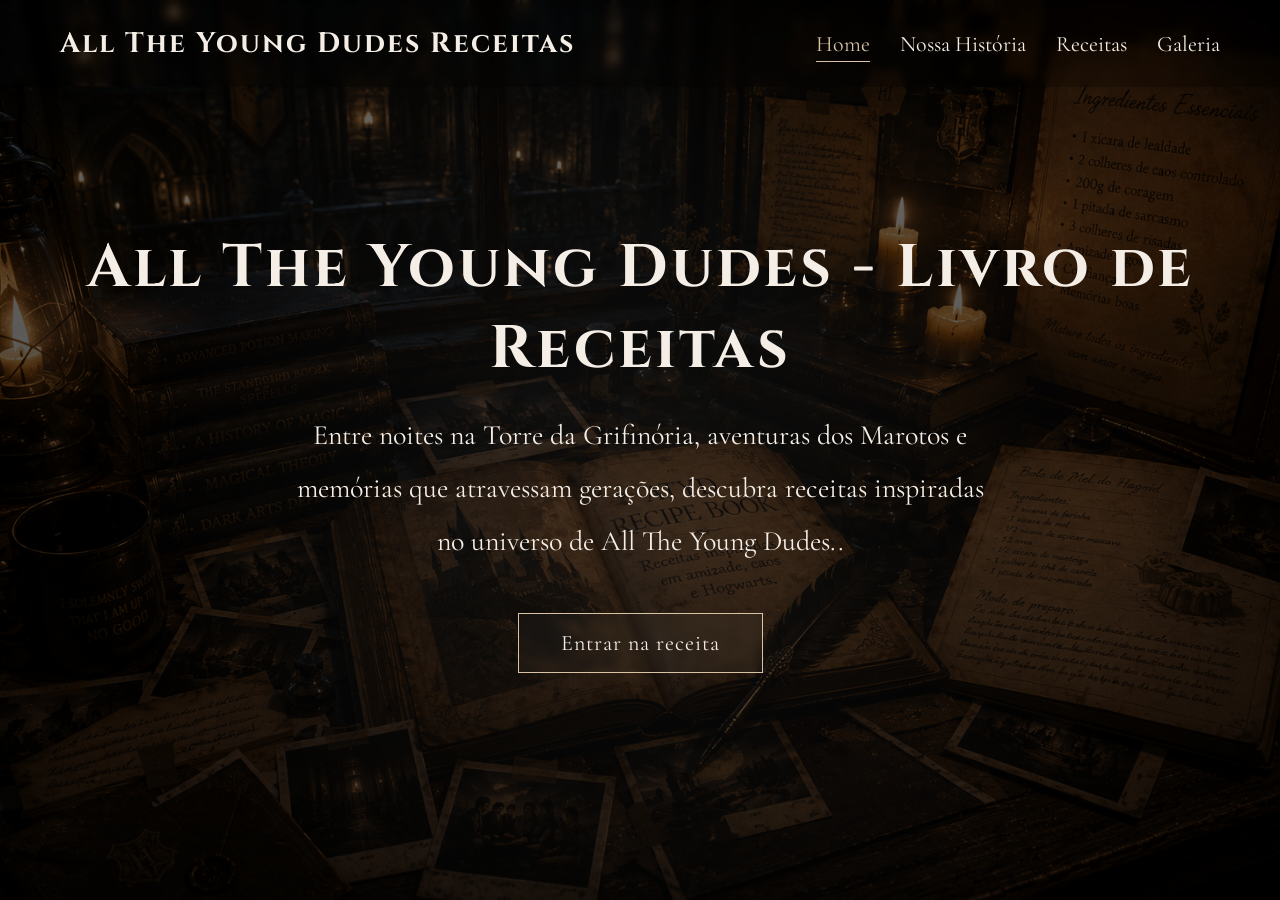
<file: index.html>
<!DOCTYPE html>
<html lang="pt-br">
<head>
    <meta charset="UTF-8">
    <meta name="viewport" content="width=device-width, initial-scale=1.0">
    <title>Receitas de All The Young Dudes</title>
    <link rel="stylesheet" href="style.css">
    <link rel="preconnect" href="https://fonts.googleapis.com">
    <link rel="preconnect" href="https://fonts.gstatic.com" crossorigin>
    <link href="https://fonts.googleapis.com/css2?family=Cinzel:wght@400;600&family=Cormorant+Garamond:wght@300;400;500&display=swap" rel="stylesheet">
</head>
<body>
     <!-- HEADER -->
    <header>

        <h1>All The Young Dudes Receitas</h1>

        <nav>
            <a href="index.html">Home</a>
            <a href="historia.html">Nossa História</a>
            <a href="receitas.html">Receitas</a>
            <a href="galeria.html">Galeria</a>
        </nav>
    </header>
    <main class="hero">
        <div class="overlay"></div>
        <section class="conteudo-hero">
            <h2>All The Young Dudes - Livro de Receitas</h2>
            <p>
                Entre noites na Torre da Grifinória,
                aventuras dos Marotos e memórias que atravessam gerações,
                descubra receitas inspiradas no universo de All The Young Dudes..
            </p>
            <a href="historia.html" class="botao">
                Entrar na receita
            </a>
        </section>
    </main>
<script src="script.js"></script>
</body>
</html>
</file>
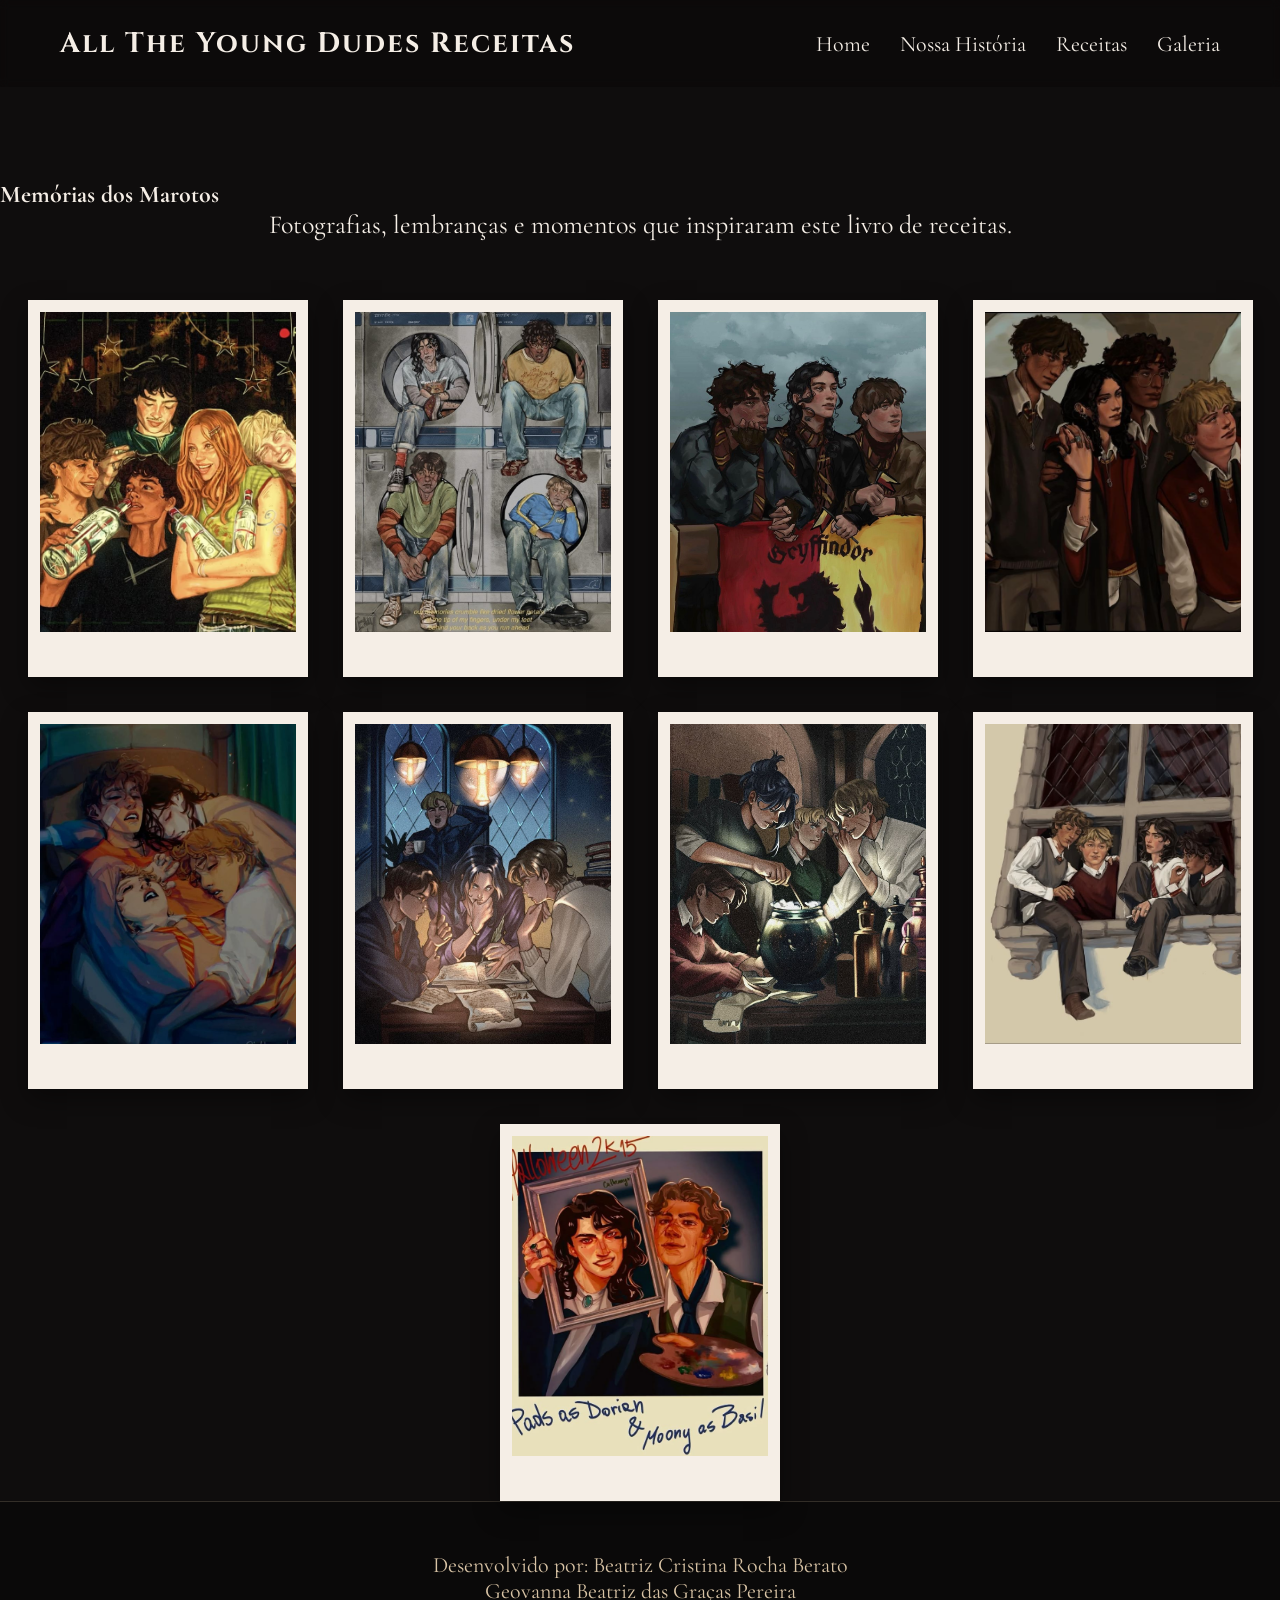
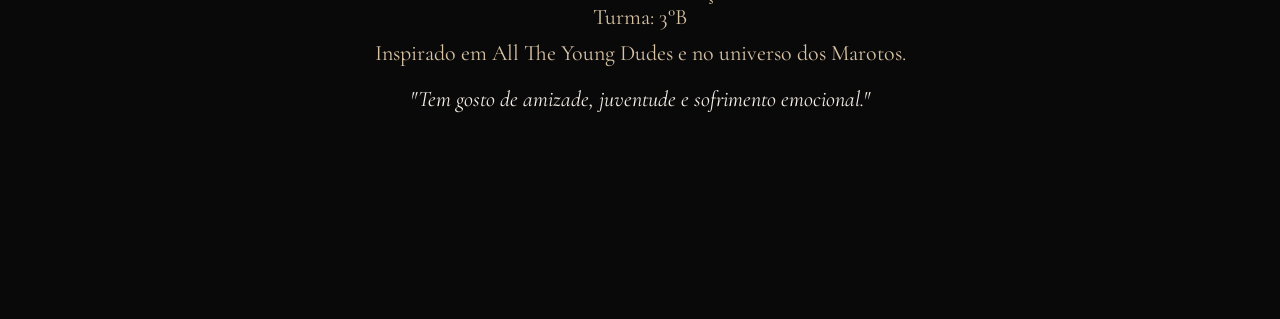
<file: galeria.html>
<!DOCTYPE html>
<html lang="pt-br">
<head>
    <meta charset="UTF-8">
    <meta name="viewport" content="width=device-width, initial-scale=1.0">
    <title>Receitas de All The Young Dudes</title>
    <link rel="stylesheet" href="style.css">
    <link rel="preconnect" href="https://fonts.googleapis.com">
    <link rel="preconnect" href="https://fonts.gstatic.com" crossorigin>
    <link href="https://fonts.googleapis.com/css2?family=Cinzel:wght@400;600&family=Cormorant+Garamond:wght@300;400;500&display=swap" rel="stylesheet">
</head>
<body>
    <header>

        <h1>All The Young Dudes Receitas</h1>
    
        <nav>
            <a href="index.html">Home</a>
            <a href="historia.html">Nossa História</a>
            <a href="receitas.html">Receitas</a>
            <a href="galeria.html">Galeria</a>
        </nav>
    
    </header>
    
    <section class="galeria">
    
        <h2>Memórias dos Marotos</h2>
    
        <p class="subtitulo">
            Fotografias, lembranças e momentos que inspiraram este livro de receitas.
        </p>
    
        <div class="mural">
    
            <div class="polaroid">
                <img src="img/foto1.jpeg" alt="Foto dos Marotos">
            </div>
    
            <div class="polaroid">
                <img src="img/foto2.jpeg" alt="Foto dos Marotos">
            </div>
    
            <div class="polaroid">
                <img src="img/foto3.jpeg" alt="Foto dos Marotos">
            </div>
    
            <div class="polaroid">
                <img src="img/foto4.jpeg" alt="Foto dos Marotos">
            </div>
    
            <div class="polaroid">
                <img src="img/foto5.jpeg" alt="Foto dos Marotos">
            </div>
    
            <div class="polaroid">
                <img src="img/foto6.jpeg" alt="Foto dos Marotos">
            </div>
    
            <div class="polaroid">
                <img src="img/foto7.jpeg" alt="Foto dos Marotos">
            </div>

            <div class="polaroid">
                <img src="img/foto8.jpeg" alt="Foto dos Marotos">
            </div>

            <div class="polaroid">
                <img src="img/foto9.jpeg" alt="Foto dos Marotos">
            </div>
        </div>
    
    </section>
    <footer>
        <p>Desenvolvido por: Beatriz Cristina Rocha Berato
        <br>Geovanna Beatriz das Graças Pereira
        <br>Turma: 3°B
        </p>
        <p>Inspirado em All The Young Dudes e no universo dos Marotos.</p>
        <p class="frase-final">
            "Tem gosto de amizade, juventude e sofrimento emocional."
        </p>
        <iframe
        style="border-radius:12px"
        src="https://open.spotify.com/embed/playlist/SEU_ID"
        width="100%"
        height="152"
        frameborder="0"
        allowfullscreen=""
        allow="autoplay; clipboard-write; encrypted-media; fullscreen; picture-in-picture">
    </iframe>
    </footer>
</body>
</html>
</file>
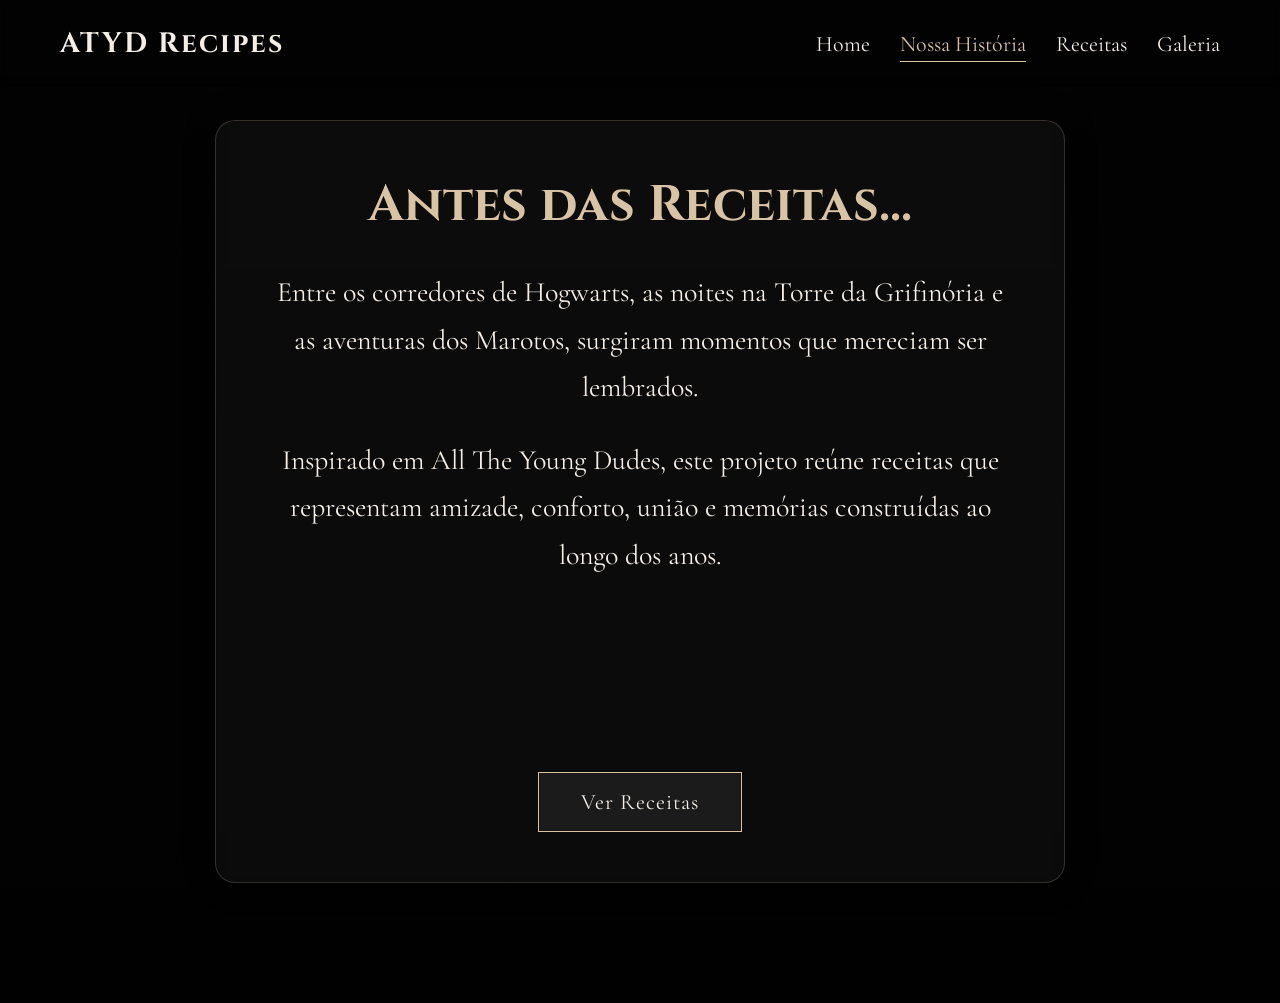
<file: historia.html>
<!DOCTYPE html>
<html lang="pt-br">
<head>
    <meta charset="UTF-8">
    <meta name="viewport" content="width=device-width, initial-scale=1.0">
    <title>Nossa História</title>
    <link rel="stylesheet" href="style.css">
    <link rel="preconnect" href="https://fonts.googleapis.com">
    <link rel="preconnect" href="https://fonts.gstatic.com" crossorigin>
    <link href="https://fonts.googleapis.com/css2?family=Cinzel:wght@400;600&family=Cormorant+Garamond:wght@300;400;500&display=swap" rel="stylesheet">
</head>

<body>
    <header>
        <h1>ATYD Recipes</h1>
        <nav>
            <a href="index.html">Home</a>
            <a href="historia.html">Nossa História</a>
            <a href="receitas.html">Receitas</a>
            <a href="galeria.html">Galeria</a>
        </nav>
    </header>
<section class="historia">
    <div class="caixa-historia">
        <h2>Antes das Receitas...</h2>
        <p>
            Entre os corredores de Hogwarts, as noites na Torre da Grifinória
            e as aventuras dos Marotos, surgiram momentos que mereciam ser
            lembrados.
        </p>
        <p>
            Inspirado em All The Young Dudes, este projeto reúne receitas
            que representam amizade, conforto, união e memórias construídas
            ao longo dos anos.
        </p>
        <p>
            Cada doce, bolo ou torta presente neste livro foi pensado para
            transmitir a sensação de estar reunido com pessoas importantes,
            compartilhando histórias e criando novas lembranças.
        </p>
        <a href="receitas.html" class="botao">
            Ver Receitas
        </a>
    </div>
</section>
<script src="script.js"></script> 
</body>
</html>
</file>
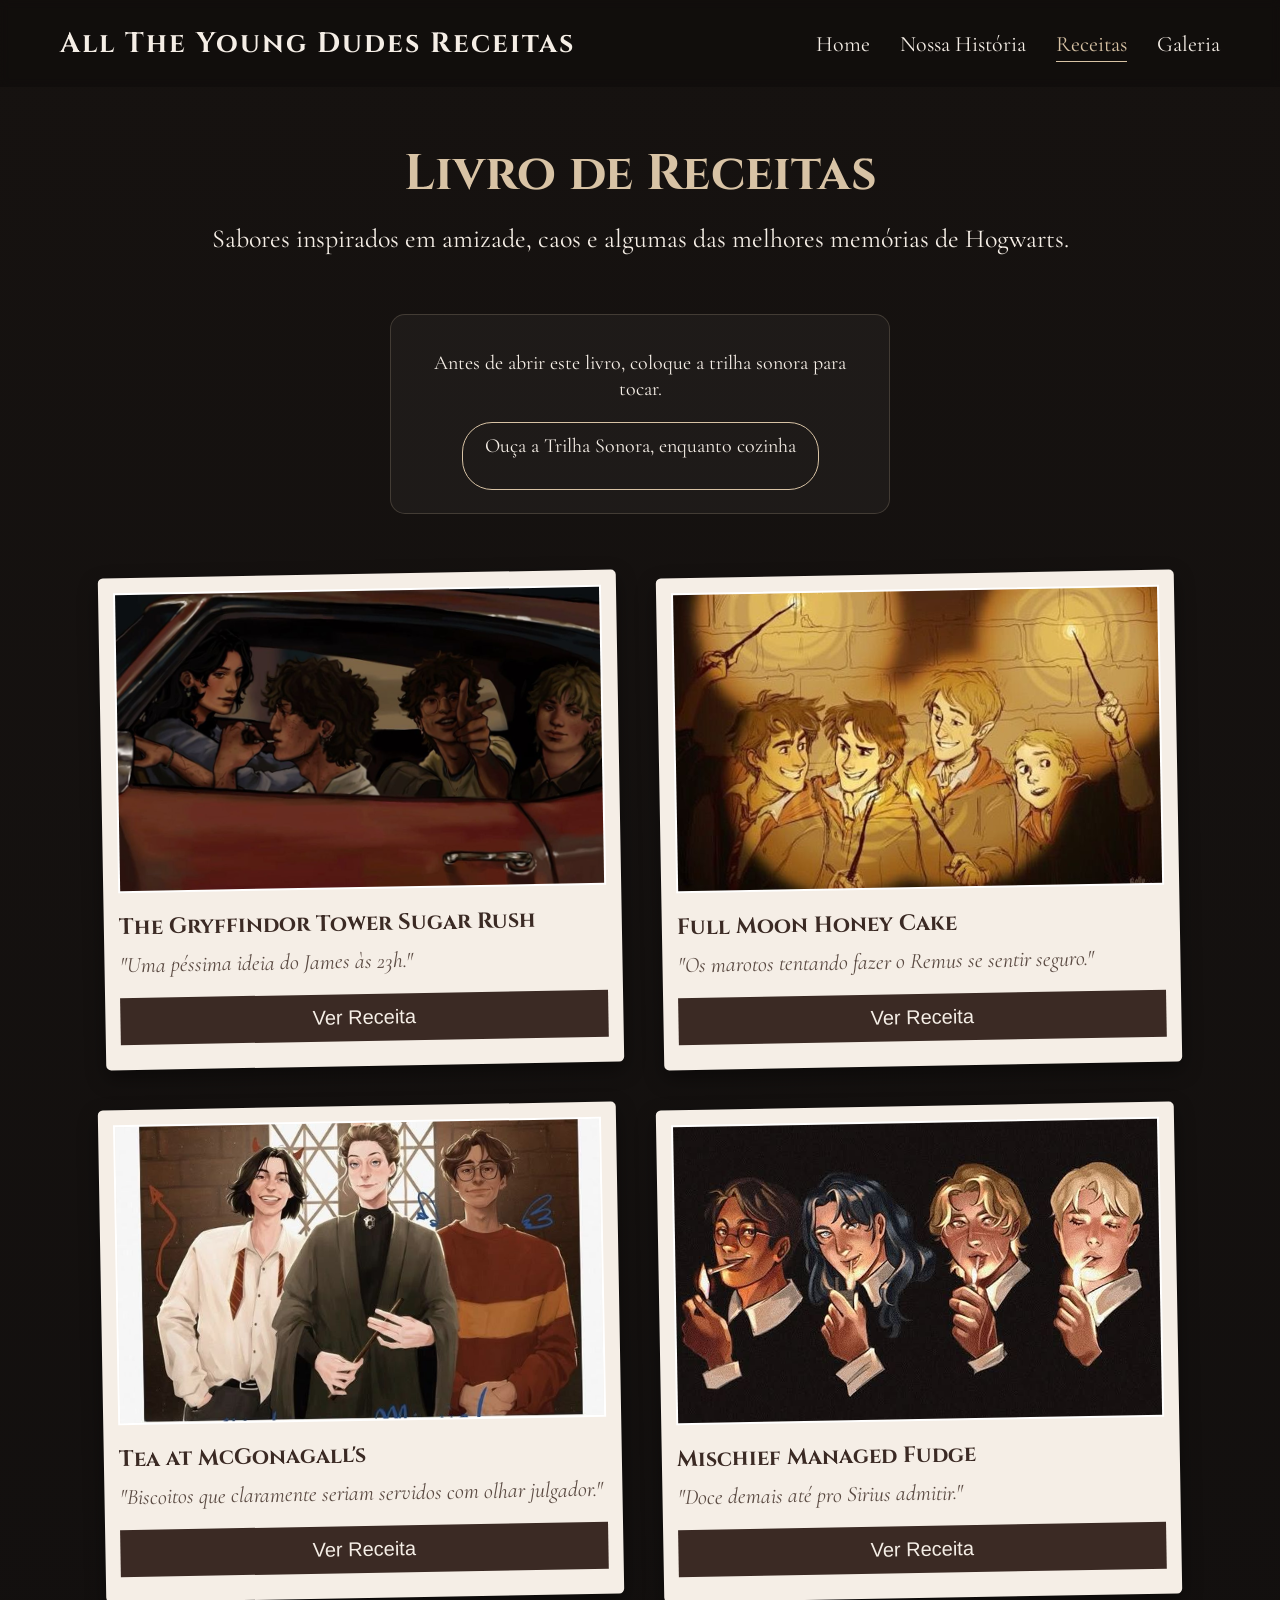
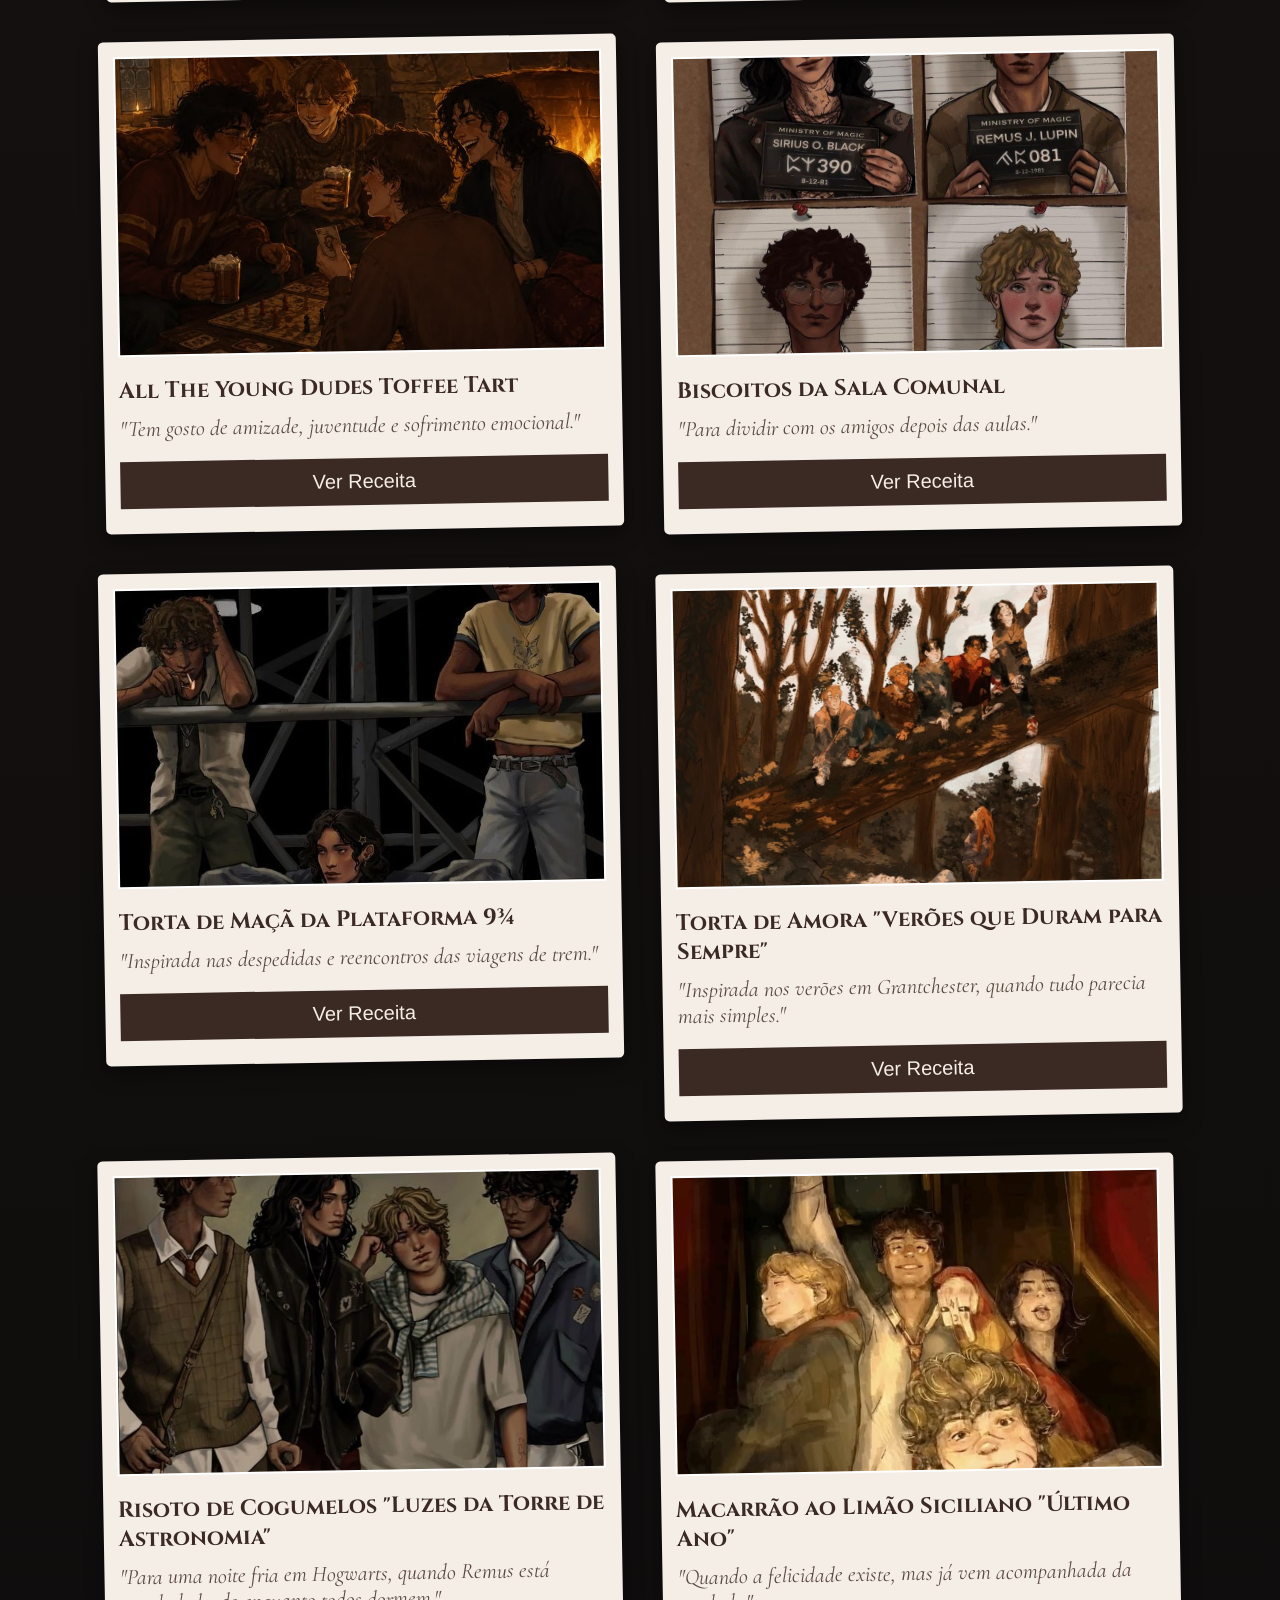
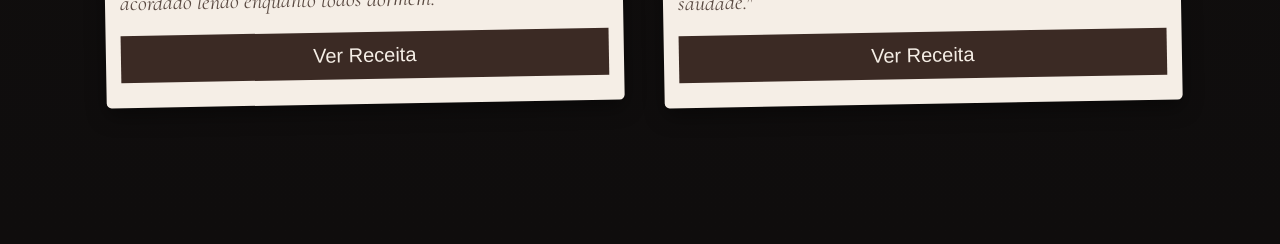
<file: receitas.html>
<!DOCTYPE html>
<html lang="pt-br">
<head>
    <meta charset="UTF-8">
    <meta name="viewport" content="width=device-width, initial-scale=1.0">
    <title>Receitas de All The Young Dudes</title>
    <link rel="stylesheet" href="style.css">
    <link rel="preconnect" href="https://fonts.googleapis.com">
    <link rel="preconnect" href="https://fonts.gstatic.com" crossorigin>
    <link href="https://fonts.googleapis.com/css2?family=Cinzel:wght@400;600&family=Cormorant+Garamond:wght@300;400;500&display=swap" rel="stylesheet">
</head>
<body>
    <header>
        <h1>All The Young Dudes Receitas</h1>
        <nav>
            <a href="index.html">Home</a>
            <a href="historia.html">Nossa História</a>
            <a href="receitas.html">Receitas</a>
            <a href="galeria.html">Galeria</a>
        </nav>
    </header>
    <section class="receitas">
        <h2>Livro de Receitas</h2>
        <p class="subtitulo">
            Sabores inspirados em amizade, caos e algumas das melhores memórias de Hogwarts.
        </p>
        <div class="musica">
            <p>
                Antes de abrir este livro, coloque a trilha sonora para tocar.
            </p>

            <a href="https://open.spotify.com/playlist/6PHLs5X5XIAQAIARsWIRyl?si=bc5cdb59e20149b5&flow_ctx=92a47f10-d50e-4b8b-abeb-cc88cc83bb73%3A1782446040&pt_success=1&nd=1&dlsi=dabda5231fe44011" target="_blank" class="spotify">

                <p>Ouça a Trilha Sonora, enquanto cozinha</p>

            </a>
        </div>
        <div class="cards">
            <div class="card">
                <img src="img/TheGryffindorTowerSugarRush.png" alt="The Gryffindor Tower Sugar Rush">
                <h3>The Gryffindor Tower Sugar Rush</h3>
                <p class="frase">
                    "Uma péssima ideia do James às 23h."
                </p>
                <button onclick="abrirReceita(this)">
                    Ver Receita
                </button>
                <div class="receita-escondida">
                    <h4>Ingredientes</h4>
                    <ul>
                        <li>1 xícara de farinha.</li>
                        <li>1/2 xícara de açúcar mascavo.</li>
                        <li>100 g de manteiga.</li>
                        <li>gotas de chocolate.</li>
                        <li>pedaços de caramelo.</li>
                        <li>marshmallows pequenos.</li>
                    </ul>
                    <h4>Modo de Preparo</h4>
                    <ol>
                        <li>Misture manteiga e açúcar.</li>
                        <li>Acrescente farinha até virar massa.</li>
                        <li>Coloque chocolate e caramelo.</li>
                        <li>Faça bolinhas grandes.</li>
                        <li>Asse por 12 minutos a 180 °C</li>
                        <li>Coloque marshmallows por cima ainda quente.</li>
                    </ol>
                </div>
            </div>
            <div class="card">
                <img src="img/FullMoonHoneyCake.png" alt="Full Moon Honey Cake">
                <h3>Full Moon Honey Cake</h3>
                <p class="frase">
                    "Os marotos tentando fazer o Remus se sentir seguro."
                </p>
                <button onclick="abrirReceita(this)">
                    Ver Receita
                </button>
                <div class="receita-escondida">
                    <h4>Ingredientes</h4>
                    <ul>
                        <li>2 ovos.</li>
                        <li>1/2 xícara de mel.</li>
                        <li>1/2 xícara de açúcar.</li>
                        <li>1/2 xícara de leite.</li>
                        <li>2 colheres de manteiga.</li>
                        <li>1 e 1/2 xícara de farinha.</li>
                        <li>canela.</li>
                        <li>noz-moscada.</li>
                        <li>fermento.</li>
                    </ul>
                    <h4>Modo de Preparo</h4>
                    <ol>
                        <li>Bata ovos, açúcar e mel.</li>
                        <li>Acrescente manteiga derretida e leite.</li>
                        <li>Adicione farinha e especiarias.</li>
                        <li>Misture fermento.</li>
                        <li>Asse por 35 minutos a 180 °C.</li>
                        <li>Finalize com mel por cima.</li>
                    </ol>
                </div>
            </div>
            <div class="card">
                <img src="img/TeaatMcGonagalls.png" alt="Tea at McGonagall's">
                <h3>Tea at McGonagall's</h3>
                <p class="frase">
                    "Biscoitos que claramente seriam servidos com olhar julgador."
                </p>
                <button onclick="abrirReceita(this)">
                    Ver Receita
                </button>
                <div class="receita-escondida">
                    <h4>Ingredientes</h4>
                    <ul>
                        <li>200 g de manteiga.</li>
                        <li>1/2 xícara de açúcar.</li>
                        <li>2 xícaras de farinha.</li>
                        <li>baunilha.</li>
                    </ul>
                    <h4>Modo de Preparo</h4>
                    <ol>
                        <li>Misture tudo até formar massa.</li>
                        <li>Abra com rolo.</li>
                        <li>Corte em retângulos.</li>
                        <li>Fure com garfo.</li>
                        <li>Asse por 20 minutos a 170 °C.</li>
                    </ol>
                </div>
            </div>
            <div class="card">
                <img src="img/MischiefManagedFudge.png" alt="Mischief Managed Fudge">
                <h3>Mischief Managed Fudge</h3>
                <p class="frase">
                    "Doce demais até pro Sirius admitir."
                </p>
                <button onclick="abrirReceita(this)">
                    Ver Receita
                </button>
                <div class="receita-escondida">
                    <h4>Ingredientes</h4>
                    <ul>
                        <li>1 lata de leite condensado.</li>
                        <li>200 g de chocolate meio amargo.</li>
                        <li>1 colher de manteiga.</li>
                        <li>pitada de sal.</li>
                        <li>nozes opcionais.</li>
                    </ul>
                    <h4>Modo de Preparo</h4>
                    <ol>
                        <li>Derreta tudo em fogo baixo.</li>
                        <li>Mexa até engrossar.</li>
                        <li>Coloque numa forma pequena.</li>
                        <li>Gele por 3 horas. </li>
                        <li>Corte em quadrados.</li>
                    </ol>
                </div>
            </div>
            <div class="card">
                <img src="img/AllTheYoungDudesToffeeTart.jpeg" alt="All The Young Dudes Toffee Tart">
                <h3> All The Young Dudes Toffee Tart</h3>
                <p class="frase">
                    "Tem gosto de amizade, juventude e sofrimento emocional."
                </p>
                <button onclick="abrirReceita(this)">
                    Ver Receita
                </button>
                <div class="receita-escondida">
                    <h4>Ingredientes</h4>
                    <ul>
                        <li>massa de torta.</li>
                        <li>1 lata de doce de leite.</li>
                        <li>1 caixa de creme de leite.</li>
                        <li>pitada de sal .</li>
                        <li>chocolate ralado .</li>
                    </ul>
                    <h4>Modo de Preparo</h4>
                    <ol>
                        <li>Asse a massa da torta.</li>
                        <li>Misture doce de leite com creme de leite.</li>
                        <li>Coloque sobre a base.</li>
                        <li>Acrescente chocolate por cima.</li>
                        <li>Gele por 2 horas antes de servir.</li>
                    </ol>
                </div>
            </div>
            <div class="card">
                <img src="img/biscoitosSalaComunal.jpeg" alt="Biscoitos da Sala Comunal">
                <h3>Biscoitos da Sala Comunal</h3>
                <p class="frase">
                    "Para dividir com os amigos depois das aulas."
                </p>
                <button onclick="abrirReceita(this)">
                    Ver Receita
                </button>
                <div class="receita-escondida">
                    <h4>Ingredientes</h4>
                    <ul>
                        <li>100 g de manteiga.</li>
                        <li>½ xícara de açúcar.</li>
                        <li>1 ovo.</li>
                        <li>1½ xícara de farinha.</li>
                        <li>Gotas de chocolate.</li>
                    </ul>
                    <h4>Modo de Preparo</h4>
                    <ol>
                        <li>Misture manteiga e açúcar.</li>
                        <li>Acrescente o ovo.</li>
                        <li>Adicione a farinha e as gotas de chocolate.</li>
                        <li>Faça bolinhas.</li>
                        <li>Asse a 180°C por 12 a 15 minutos.</li>
                    </ol>
                </div>
            </div>
            <div class="card">
                <img src="img/tortaMaca.jpeg" alt="Torta de Maçã da Plataforma 9¾">
                <h3>Torta de Maçã da Plataforma 9¾</h3>
                <p class="frase">
                    "Inspirada nas despedidas e reencontros das viagens de trem."
                </p>
                <button onclick="abrirReceita(this)">
                    Ver Receita
                </button>
                <div class="receita-escondida">
                    <h4>Ingredientes</h4>
                    <ul>
                        <li>4 maçãs.</li>
                        <li>1 massa pronta para torta.</li>
                        <li>3 colheres (sopa) de açúcar.</li>
                        <li>Canela a gosto.</li>
                    </ul>
                    <h4>Modo de Preparo</h4>
                    <ol>
                        <li>Corte as maçãs em fatias.</li>
                        <li>Misture com açúcar e canela.</li>
                        <li>Coloque sobre a massa.</li>
                        <li>Asse por cerca de 35 minutos a 180°C.</li>
                    </ol>
                </div>
            </div>
            <div class="card">
                <img src="img/tortaAmora.jpeg" alt="Torta de Amora">
                <h3>Torta de Amora "Verões que Duram para Sempre"</h3>
                <p class="frase">
                    "Inspirada nos verões em Grantchester, quando tudo parecia mais simples."
                </p>
                <button onclick="abrirReceita(this)">
                    Ver Receita
                </button>
                <div class="receita-escondida">
                    <h4>Ingredientes da Massa</h4>
                    <ul>
                        <li>250 g de farinha.</li>
                        <li>125 g de manteiga gelada.</li>
                        <li>1 gema.</li>
                        <li>2 colheres de sopa de açúcar.</li>
                    </ul>
                    <h4>Ingredientes do Recheio</h4>
                    <ul>
                        <li>400 g de amoras.</li>
                        <li>100 g de açúcar.</li>
                        <li>Suco de 1 limão.</li>
                        <li>1 colher de sopa de amido de milho.</li>
                    </ul>
                    <h4>Modo de Preparo</h4>
                    <ol>
                        <li>Misture a farinha, o açúcar e a manteiga até formar uma farofa.</li>
                        <li>Acrescente a gema e um pouco de água gelada.</li>
                        <li>Deixe descansar na geladeira por 30 minutos.</li>
                        <li>Cozinhe as amoras com açúcar e limão.</li>
                        <li>Quando engrossar, adicione o amido dissolvido.</li>
                        <li>Monte a torta.</li>
                        <li>Asse por cerca de 40 minutos a 180°C.</li>
                    </ol>
                </div>
            </div>
            <div class="card">
                <img src="img/risotoCogumelos.jpeg" alt="Risoto de Cogumelos">
                <h3>Risoto de Cogumelos "Luzes da Torre de Astronomia"</h3>
                <p class="frase">
                    "Para uma noite fria em Hogwarts, quando Remus está acordado lendo enquanto todos dormem."
                </p>
                <button onclick="abrirReceita(this)">
                    Ver Receita
                </button>
                <div class="receita-escondida">
                    <h4>Ingredientes</h4>
                    <ul>
                        <li>1 xícara de arroz arbóreo.</li>
                        <li>200 g de cogumelos frescos.</li>
                        <li>1 cebola pequena.</li>
                        <li>1 litro de caldo de legumes.</li>
                        <li>100 ml de vinho branco.</li>
                        <li>50 g de parmesão.</li>
                        <li>1 colher de sopa de manteiga.</li>
                    </ul>
                    <h4>Modo de Preparo</h4>
                    <ol>
                        <li>Refogue a cebola.</li>
                        <li>Adicione os cogumelos.</li>
                        <li>Acrescente o arroz e o vinho.</li>
                        <li>Vá adicionando o caldo aos poucos.</li>
                        <li>Finalize com manteiga e parmesão.</li>
                    </ol>
                </div>
            </div>
            <div class="card">
                <img src="img/macarraoLimao.jpeg" alt="Macarrão ao Limão Siciliano">
                <h3>Macarrão ao Limão Siciliano "Último Ano"</h3>
                <p class="frase">
                    "Quando a felicidade existe, mas já vem acompanhada da saudade."
                </p>
                <button onclick="abrirReceita(this)">
                    Ver Receita
                </button>
                <div class="receita-escondida">
                    <h4>Ingredientes</h4>
                    <ul>
                        <li>300 g de fettuccine.</li>
                        <li>1 limão siciliano.</li>
                        <li>200 ml de creme de leite fresco.</li>
                        <li>50 g de parmesão.</li>
                        <li>Pimenta-do-reino.</li>
                    </ul>
                    <h4>Modo de Preparo</h4>
                    <ol>
                        <li>Cozinhe o macarrão.</li>
                        <li>Misture o creme de leite, as raspas e o suco do limão.</li>
                        <li>Junte o parmesão.</li>
                        <li>Incorpore ao macarrão.</li>
                    </ol>
                </div>
            </div>
        </div>
    </section>
    <script src="script.js"></script> 
</body>
</html>
</file>
<file: style.css>
*{
    margin: 0;
    padding: 0;
    box-sizing: border-box;
}
body{
    background-color: #0f0d0d;
    color: #f5eee6;
    font-family: 'Cormorant Garamond', serif;
}
header{
    width: 100%;
    padding: 25px 60px;
    display: flex;
    justify-content: space-between;
    align-items: center;
    position: fixed;
    top: 0;
    background: rgba(0,0,0,0.2);
    backdrop-filter: blur(4px);
    z-index: 1000;
}
header h1{
    font-family: 'Cinzel', serif;
    font-size: 28px;
    letter-spacing: 2px;
}
nav{
    display: flex;
    gap: 30px;
}
nav a{
    color: #f5eee6;
    text-decoration: none;
    font-size: 22px;
    position: relative;
    transition: 0.4s;
}
nav a::after{
    content: "";
    position: absolute;
    left: 0;
    bottom: -5px;
    width: 0;
    height: 1px;
    background-color: #d8c3a5;
    transition: 0.4s;
}

nav a:hover{
    color: #d8c3a5;
}
nav a:hover::after{
    width: 100%;
}
.hero{
    height: 100vh;
    display: flex;
    justify-content: center;
    align-items: center;
    text-align: center;
    background:
    linear-gradient(
        rgba(0,0,0,0.6),
        rgba(0,0,0,0.7)
    ),
    url("img/inicio.png");
    background-size: cover;
    background-position: center;
    background-repeat: no-repeat;
    position: relative;
}
.hero::before{
    content: "";
    position: absolute;
    width: 100%;
    height: 100%;
    background:
    radial-gradient(
        circle,
        rgba(255,255,255,0.05),
        transparent 70%
    );
    z-index: 1;
}
.conteudo-hero{
    z-index: 2;
    animation: aparecer 2s ease;
}
.conteudo-hero h2{
    font-family: 'Cinzel', serif;
    font-size: 60px;
    margin-bottom: 20px;
    letter-spacing: 3px;
}
.conteudo-hero p{
    max-width: 700px;
    margin: 0 auto 45px;
    font-size: 28px;
    line-height: 1.9;
    text-align: center;
    color: #f5eee6;
}
.botao{
    display: inline-block;
    padding: 16px 42px;
    border: 1px solid #d8c3a5;
    color: #f5eee6;
    text-decoration: none;
    font-size: 22px;
    letter-spacing: 1px;
    background: rgba(255,255,255,0.03);
    backdrop-filter: blur(3px);
    transition: 0.5s;
}
.botao:hover{
    background-color: #d8c3a5;
    color: #0f0d0d;
    transform: scale(1.05);
    box-shadow: 0 0 20px rgba(216,195,165,0.3);
}
@keyframes aparecer{
    from{
        opacity: 0;
        transform: translateY(30px);
    }
    to{
        opacity: 1;
        transform: translateY(0);
    }
}
/*aqui acaba o css do home*/
.historia{
    min-height: 100vh;
    display: flex;
    justify-content: center;
    align-items: center;
    padding: 120px 10%;
    background:
    linear-gradient(
        rgba(0,0,0,0.8),
        rgba(0,0,0,0.9)
    );
}
.caixa-historia{
    max-width: 850px;
    background: rgba(255,255,255,0.04);
    border: 1px solid rgba(216,195,165,0.2);
    padding: 50px;
    border-radius: 20px;
    backdrop-filter: blur(5px);
    text-align: center;
    box-shadow: 0 0 30px rgba(0,0,0,0.4);
}
.caixa-historia h2{
    font-family: 'Cinzel', serif;
    font-size: 50px;
    color: #d8c3a5;
    margin-bottom: 30px;
}
.caixa-historia p{
    font-size: 28px;
    line-height: 1.7;
    margin-bottom: 25px;
}
/*aqui acaba a história*/
.receitas{
    min-height: 100vh;
    padding: 140px 8%;
    background: linear-gradient(
        180deg,
        #161210,
        #0f0d0d
    );
}
.receitas h2{
    text-align: center;
    font-family: 'Cinzel', serif;
    font-size: 50px;
    color: #d8c3a5;
    margin-bottom: 15px;
}
.subtitulo{
    text-align: center;
    font-size: 26px;
    margin-bottom: 60px;
    color: #f5eee6;
}
.receita-escondida{
    display: none;
    margin-top: 20px;
    padding-top: 20px;
    border-top: 1px solid rgba(216,195,165,0.3);
    text-align: left;
    animation: aparecerReceita 0.5s ease;
}
@keyframes aparecerReceita{
    from{
        opacity: 0;
        transform: translateY(-10px);
    }
    to{
        opacity: 1;
        transform: translateY(0);
    }
}
.receita-escondida h4{
    color: #b77f31;
    margin: 15px 0;
}
.receita-escondida ul,
.receita-escondida ol{
    padding-left: 20px;
    line-height: 1.7;
}
.card{
    width: 330px;
    background: #f5eee6;
    color: #1a1717;
    padding: 15px 15px 25px 15px;
    border-radius: 5px;
    box-shadow: 0 8px 20px rgba(0,0,0,0.4);
    transition: 0.4s;
    transform: rotate(-1deg);
    width: 100%;
}
.cards{
    display: grid;
    grid-template-columns: repeat(2, 1fr);
    gap: 40px;
    align-items: start;
}
.card:hover{
    transform: rotate(0deg) translateY(-10px);
    box-shadow: 0 15px 30px rgba(0,0,0,0.5);
    box-shadow: 0 0 15px #38bdf8;
}
.card img{
    width: 100%;
    height: 300px;
    object-fit: cover;
    margin-bottom: 15px;
    border: 2px solid white;
}
.card h3{
    font-family: 'Cinzel', serif;
    color: #3b2a24;
    margin-bottom: 10px;
    font-size: 22px;
}
.frase{
    font-style: italic;
    color: #5a4a42;
    margin-bottom: 20px;
    font-size: 22px;
}
.card button{
    width: 100%;
    padding: 12px;
    background: #3b2a24;
    color: #f5eee6;
    border: none;
    cursor: pointer;
    font-size: 20px;
    transition: 0.3s;
}
.receita-escondida{
    color: #1a1717;
    margin-top: 20px;
}
/*aqui acaba a parte*/
header{
    position: fixed;
    top: 0;
}
.galeria{
    padding-top: 180px;
}
.mural{
    display: flex;
    flex-wrap: wrap;
    justify-content: center;
    gap: 35px;
    margin-top: 50px;
}
.polaroid{
    width: 280px;
    background: #f5eee6;
    padding: 12px 12px 40px;
    box-shadow: 0 10px 25px rgba(0,0,0,0.4);
    transition: 0.4s;
}
.polaroid img{
    width: 100%;
    height: 320px;
    object-fit: cover;
}
.polaroid:hover{
    transform: scale(1.05);
    z-index: 10;
    box-shadow: 0 0 15px #38bdf8;
}
footer{
    background: #0a0909;
    text-align: center;
    padding: 40px;
    border-top: 1px solid rgba(216,195,165,0.2);
}
footer p{
    color: #d8c3a5;
    font-size: 22px;
    margin: 10px 0;
}
.frase-final{
    font-style: italic;
    color: #f5eee6;
    margin-top: 20px;
}
.musica{
    text-align: center;
    margin: 60px auto;
    max-width: 500px;
    max-height: 200px;;
    padding: 35px;
    background: rgba(255,255,255,0.04);
    border:1px solid rgba(216, 195, 165, .2);
    border-radius: 15px;
}
.musica p{
    font-size: 20px;
    color: #f5eee6;
    margin-bottom: 20px;
    line-height: 1.3;
}
.spotify{
    display: inline-block;
    padding: 10px 22px;
    border: 1px solid #d8c3a5;
    background: transparent;
    color: #f5eee6;
    text-decoration: none;
    border-radius: 30px;
    transition: .4s;
    font-family: 'Cormorant Garamond', serif;
    font-size: 18px;
}
.spotify:hover{
    background: #d8c3a5;
    color: #0f0d0d;
    transform: scale(1.05);
}
nav a.ativo{
    color: #d8c3a5;
}
nav a.ativo::after{
    width: 100%;
}
</file>
